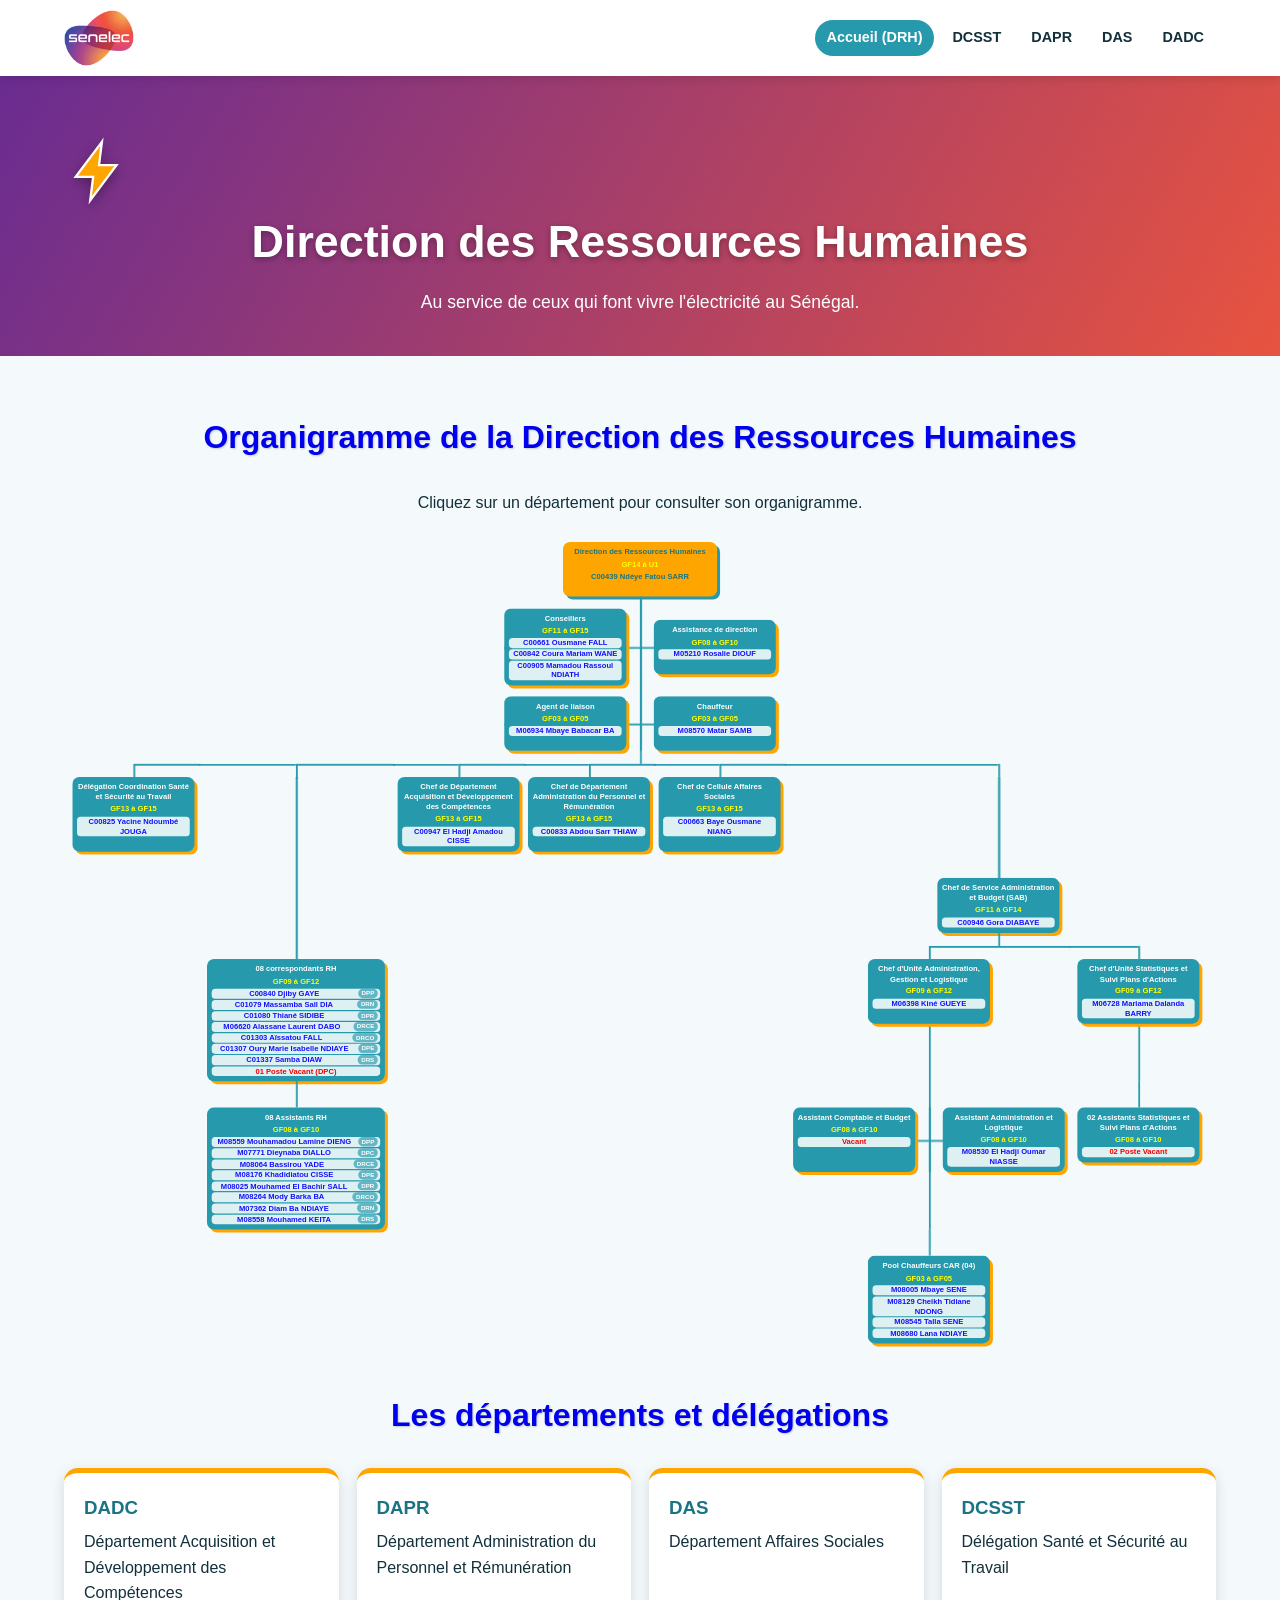
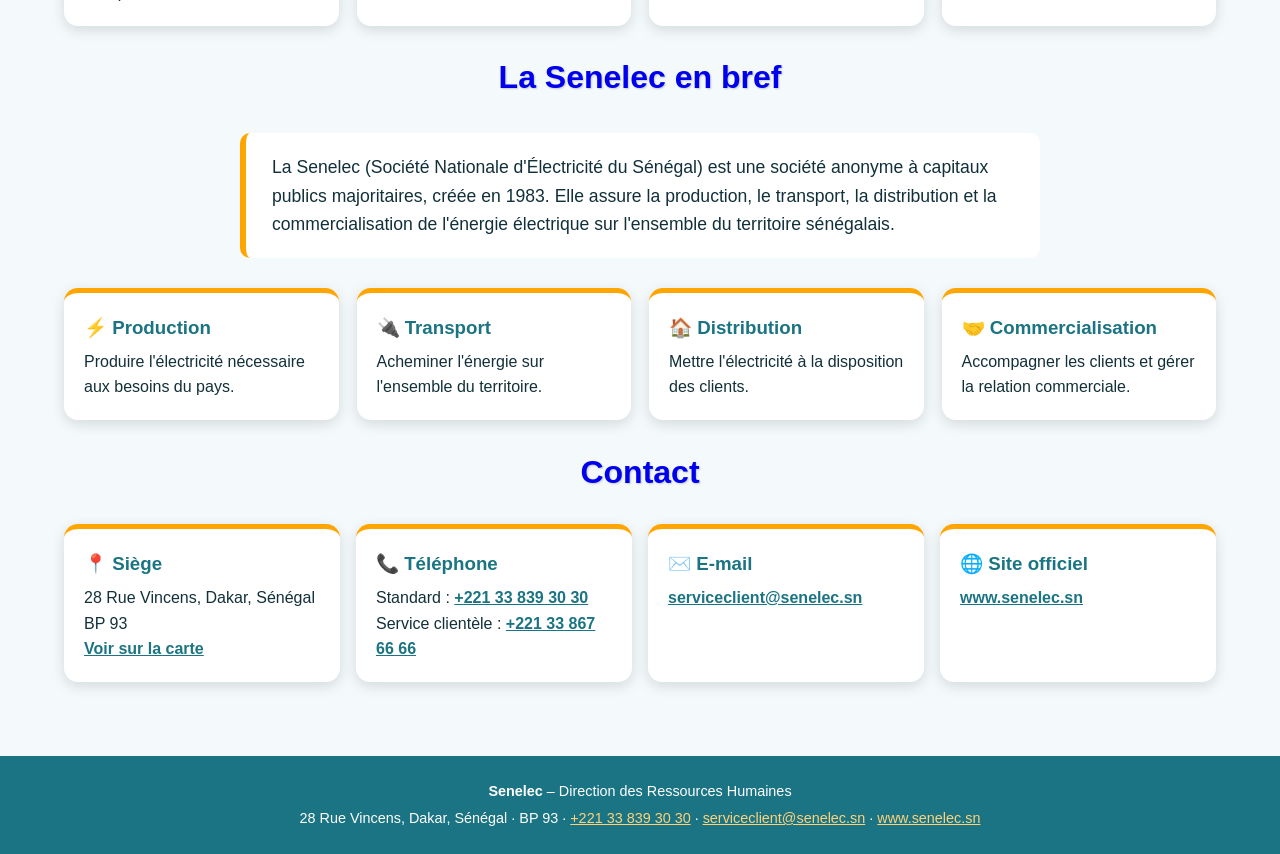
<file: index.html>
<!DOCTYPE html><html lang="fr"><head><meta charset="utf-8"><meta name="viewport" content="width=device-width,initial-scale=1"><title>Senelec – Direction des Ressources Humaines</title><meta name="description" content="Organigrammes de la Direction des Ressources Humaines de la Senelec (Société Nationale d'Électricité du Sénégal)."><meta name="theme-color" content="#269aac"><link rel="icon" type="image/png" href="senelec.png"><link rel="stylesheet" href="style.css"></head><body>
<header><a class="logo" href="index.html"><img src="senelec.png" alt="Senelec" width="70" height="56"></a><button id="burger" aria-label="Menu">☰</button><nav></nav></header>
<section class="hero"><div class="bolt"><svg viewBox="0 0 24 24"><path d="M13 2 4 14h6l-1 8 9-12h-6z" fill="#ffa500" stroke="#fff" stroke-width=".8"/></svg></div><h1>Direction des Ressources Humaines</h1><p>Au service de ceux qui font vivre l'électricité au Sénégal.</p></section>
<main>
<h2 class="rv">Organigramme de la Direction des Ressources Humaines</h2>
<p class="rv" style="text-align:center">Cliquez sur un département pour consulter son organigramme.</p>
<div class="wrap rv" id="drh"></div>
<h2 class="rv">Les départements et délégations</h2>
<div class="cards">
<a class="card rv" href="departement.html?d=dadc" style="text-decoration:none;color:inherit"><h3>DADC</h3>Département Acquisition et Développement des Compétences</a>
<a class="card rv" href="departement.html?d=dapr" style="text-decoration:none;color:inherit"><h3>DAPR</h3>Département Administration du Personnel et Rémunération</a>
<a class="card rv" href="departement.html?d=das" style="text-decoration:none;color:inherit"><h3>DAS</h3>Département Affaires Sociales</a>
<a class="card rv" href="departement.html?d=dcsst" style="text-decoration:none;color:inherit"><h3>DCSST</h3>Délégation Santé et Sécurité au Travail</a>
</div>
<h2 class="rv">La Senelec en bref</h2>
<p class="quote rv" style="font-style:normal">La Senelec (Société Nationale d'Électricité du Sénégal) est une société anonyme à capitaux publics majoritaires, créée en 1983. Elle assure la production, le transport, la distribution et la commercialisation de l'énergie électrique sur l'ensemble du territoire sénégalais.</p>
<div class="cards">
<div class="card rv"><h3>⚡ Production</h3>Produire l'électricité nécessaire aux besoins du pays.</div>
<div class="card rv"><h3>🔌 Transport</h3>Acheminer l'énergie sur l'ensemble du territoire.</div>
<div class="card rv"><h3>🏠 Distribution</h3>Mettre l'électricité à la disposition des clients.</div>
<div class="card rv"><h3>🤝 Commercialisation</h3>Accompagner les clients et gérer la relation commerciale.</div>
</div>
<h2 class="rv" id="contact">Contact</h2>
<div class="contact">
<div class="card rv"><h3>📍 Siège</h3>28 Rue Vincens, Dakar, Sénégal<br>BP 93<br><a href="https://www.google.com/maps/search/?api=1&query=Senelec+28+Rue+Vincens+Dakar" target="_blank" rel="noopener">Voir sur la carte</a></div>
<div class="card rv"><h3>📞 Téléphone</h3>Standard : <a href="tel:+221338393030">+221 33 839 30 30</a><br>Service clientèle : <a href="tel:+221338676666">+221 33 867 66 66</a></div>
<div class="card rv"><h3>✉️ E-mail</h3><a href="mailto:serviceclient@senelec.sn">serviceclient@senelec.sn</a></div>
<div class="card rv"><h3>🌐 Site officiel</h3><a href="https://www.senelec.sn" target="_blank" rel="noopener">www.senelec.sn</a></div>
</div>
</main>
<footer><p><b>Senelec</b> – Direction des Ressources Humaines</p><p>28 Rue Vincens, Dakar, Sénégal · BP 93 · <a href="tel:+221338393030">+221 33 839 30 30</a> · <a href="mailto:serviceclient@senelec.sn">serviceclient@senelec.sn</a> · <a href="https://www.senelec.sn" target="_blank" rel="noopener">www.senelec.sn</a></p></footer>
<script src="app.js"></script></body></html>
</file>
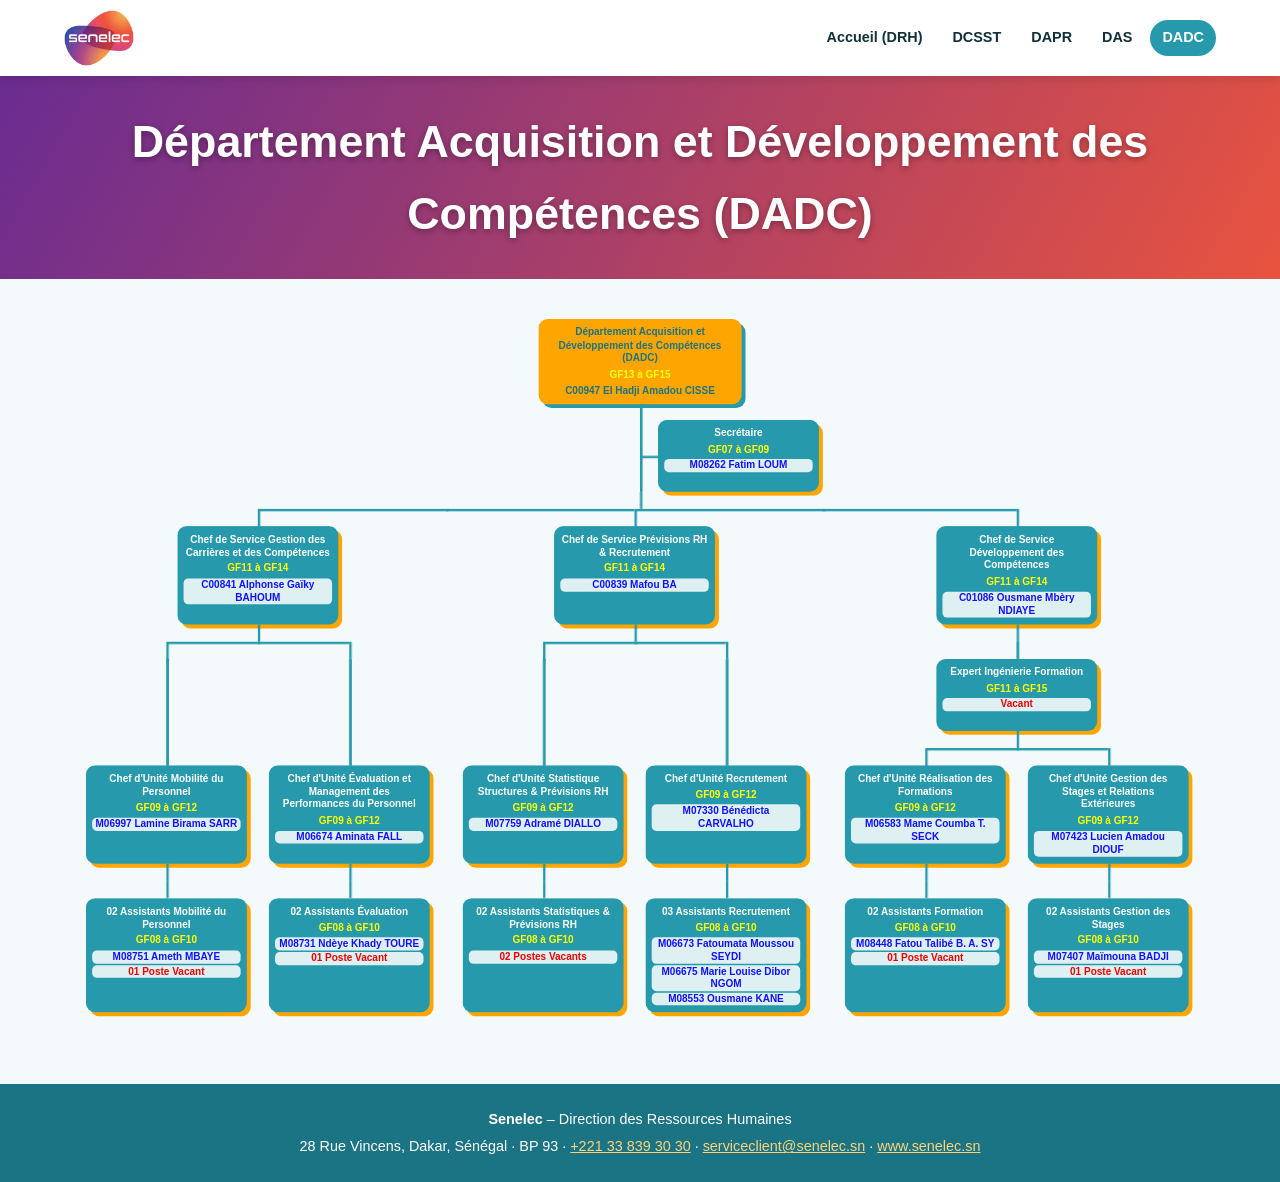
<file: departement.html>
<!DOCTYPE html><html lang="fr"><head><meta charset="utf-8"><meta name="viewport" content="width=device-width,initial-scale=1"><title>Senelec RH</title><meta name="description" content="Organigrammes de la Direction des Ressources Humaines de la Senelec (Société Nationale d'Électricité du Sénégal)."><meta name="theme-color" content="#269aac"><link rel="icon" type="image/png" href="senelec.png"><link rel="stylesheet" href="style.css"></head><body>
<header><a class="logo" href="index.html"><img src="senelec.png" alt="Senelec" width="70" height="56"></a><button id="burger" aria-label="Menu">☰</button><nav></nav></header>
<section class="hero" style="padding:30px 5vw"><h1 id="dt" style="margin:0"></h1></section>
<main><div class="wrap" id="dept"></div></main>
<footer><p><b>Senelec</b> – Direction des Ressources Humaines</p><p>28 Rue Vincens, Dakar, Sénégal · BP 93 · <a href="tel:+221338393030">+221 33 839 30 30</a> · <a href="mailto:serviceclient@senelec.sn">serviceclient@senelec.sn</a> · <a href="https://www.senelec.sn" target="_blank" rel="noopener">www.senelec.sn</a></p></footer>
<script src="app.js"></script></body></html>
</file>
<file: style.css>
:root{--t:#269aac;--td:#1b7483;--o:#ffa500;--b:#0000ee;--bg:#f4fafb;--tx:#12303a;--l:3px}
*{box-sizing:border-box}html{scroll-behavior:smooth}
body{margin:0;font-family:"Segoe UI",Arial,sans-serif;background:var(--bg);color:var(--tx);line-height:1.6}
a{color:inherit}
header{position:sticky;top:0;z-index:10;display:flex;align-items:center;justify-content:space-between;gap:12px;padding:10px 5vw;background:#fff;box-shadow:0 2px 10px #0002}
.logo{display:flex;align-items:center;gap:10px;text-decoration:none;font-weight:800;font-size:1.4rem;color:#6a2c91}
.logo img{height:56px;width:auto;display:block}
nav{display:flex;gap:6px;flex-wrap:wrap}
nav a{padding:6px 12px;border-radius:20px;text-decoration:none;font-size:.9rem;font-weight:600;transition:.25s}
nav a:hover,nav a.on{background:var(--t);color:#fff}
#burger{display:none;background:none;border:0;font-size:1.8rem;cursor:pointer}
.hero{text-align:center;padding:60px 5vw 40px;color:#fff;background:linear-gradient(120deg,#6a2c91,#e8533f,var(--o),var(--t));background-size:300% 300%;animation:flow 12s ease infinite}
.hero h1{margin:0 0 10px;font-size:clamp(1.6rem,4vw,2.8rem);text-shadow:0 2px 6px #0005}
.hero p{max-width:720px;margin:auto;font-size:1.1rem}
.bolt{width:70px;height:70px;animation:float 3s ease-in-out infinite;filter:drop-shadow(0 4px 6px #0005)}
main{padding:30px 5vw 50px;max-width:1500px;margin:auto}
h2{color:var(--b);text-align:center;font-size:clamp(1.3rem,3vw,2rem);text-shadow:1px 1px 2px #0003}
.cards{display:grid;grid-template-columns:repeat(auto-fit,minmax(240px,1fr));gap:18px;margin:26px 0}
.card{background:#fff;border-radius:14px;padding:20px;border-top:5px solid var(--o);box-shadow:0 4px 14px #0002;transition:.3s}
.card:hover{transform:translateY(-6px);box-shadow:0 10px 22px #0003}
.card h3{margin:0 0 6px;color:var(--td)}
.quote{margin:30px auto;max-width:800px;padding:20px 26px;border-left:6px solid var(--o);background:#fff;border-radius:10px;font-style:italic;font-size:1.1rem}
.note{max-width:800px;margin:20px auto;padding:14px 18px;background:#fff6e0;border:1px solid var(--o);border-radius:10px;font-size:.95rem}
footer{text-align:center;padding:20px;background:var(--td);color:#fff;font-size:.9rem}
.rv{opacity:0;transform:translateY(30px);transition:.8s}.rv.in{opacity:1;transform:none}
.wrap{overflow:hidden;padding:10px 0 20px}
.fit{position:relative;width:100%}
/* ---- arbre ---- */
.tree{display:flex;justify-content:center;width:max-content;transform-origin:0 0}
.tree ul{list-style:none;margin:0;padding:22px 0 0;display:flex;justify-content:center;position:relative}
.tree>ul{padding-top:0}
.tree ul ul::before{content:"";position:absolute;top:0;left:50%;height:22px;border-left:var(--l) solid var(--t)}
.tree li{position:relative;padding:22px 7px 0;display:flex;flex-direction:column;align-items:center}
.tree>ul>li{padding-top:0}
.tree li::before,.tree li::after{content:"";position:absolute;top:0;right:50%;width:50%;height:22px;border-top:var(--l) solid var(--t)}
.tree li::after{right:auto;left:50%;border-left:var(--l) solid var(--t)}
.tree li:first-of-type::before,.tree li:last-of-type::after{border:0}
.tree li:last-of-type::before{border-right:var(--l) solid var(--t)}
.tree li:only-of-type::before,.tree li:only-of-type::after,.tree>ul>li::before,.tree>ul>li::after{display:none}
.tree li:only-of-type{padding-top:0}
.box{display:block;position:relative;width:206px;min-height:92px;padding:9px 8px;border-radius:12px;background:var(--t);color:#fff;text-align:center;font-size:.8rem;line-height:1.3;box-shadow:5px 5px 0 var(--o);text-decoration:none;transition:.3s;animation:pop .6s both}
.box:hover{transform:scale(1.06);z-index:2}
.box.root{background:var(--o);box-shadow:5px 5px 0 var(--t);color:var(--td);width:260px}
.box b{display:block;font-weight:600}.g{color:#ff0;font-weight:700;margin:4px 0}
.nm{color:#1111ff;background:#ffffffd9;border-radius:6px;padding:0 4px;margin-top:2px;font-weight:600}
.box.root .nm{color:var(--td);background:none}
.vac{color:#e00;font-weight:700;background:#ffffffd9;border-radius:6px;padding:0 4px;margin-top:2px}
@keyframes pulse{50%{transform:scale(1.18) rotate(-6deg)}}
@keyframes float{50%{transform:translateY(-10px)}}
@keyframes flow{50%{background-position:100% 50%}}
@keyframes pop{from{opacity:0;transform:scale(.7)}}
.box.wide{width:300px}
.tg{float:right;margin-left:6px;padding:0 6px;border-radius:9px;background:#269aacaa;color:#fff;font-size:.65rem;line-height:1.5}
.pairs{position:relative;padding-top:20px;display:flex;flex-direction:column;align-items:center;gap:18px}
.pairs::before{content:"";position:absolute;left:50%;top:0;bottom:0;border-left:var(--l) solid var(--t)}
.pr{position:relative;display:flex;justify-content:center;align-items:center;gap:46px}
.pr::before{content:"";position:absolute;top:50%;left:0;right:0;border-top:var(--l) solid var(--t)}
.pr.nl::before{left:50%}.pr.nr::before{right:50%}
.pr>.box,.pr>.ph{position:relative;z-index:1;flex:none}.ph{width:206px}
@media(max-width:900px){
 #burger{display:block}nav{display:none;width:100%}nav.open{display:flex;flex-direction:column}header{flex-wrap:wrap}
}
.contact{display:grid;grid-template-columns:repeat(auto-fit,minmax(220px,1fr));gap:16px;margin:24px 0}
.contact a{color:var(--td);font-weight:600;word-break:break-word}
footer a{color:#ffd27a}
footer p{margin:4px 0}
.box:has(>b:only-child){min-height:46px;display:flex;align-items:center;justify-content:center}

a:focus-visible,button:focus-visible{outline:3px solid var(--o);outline-offset:2px}
@media(max-width:700px){.card{padding:16px}main{padding:20px 4vw 40px}}
@media(prefers-reduced-motion:reduce){*,*::before,*::after{animation:none!important;transition:none!important}.rv{opacity:1;transform:none}}
@media print{header{display:none}.rv{opacity:1;transform:none}}
</file>
